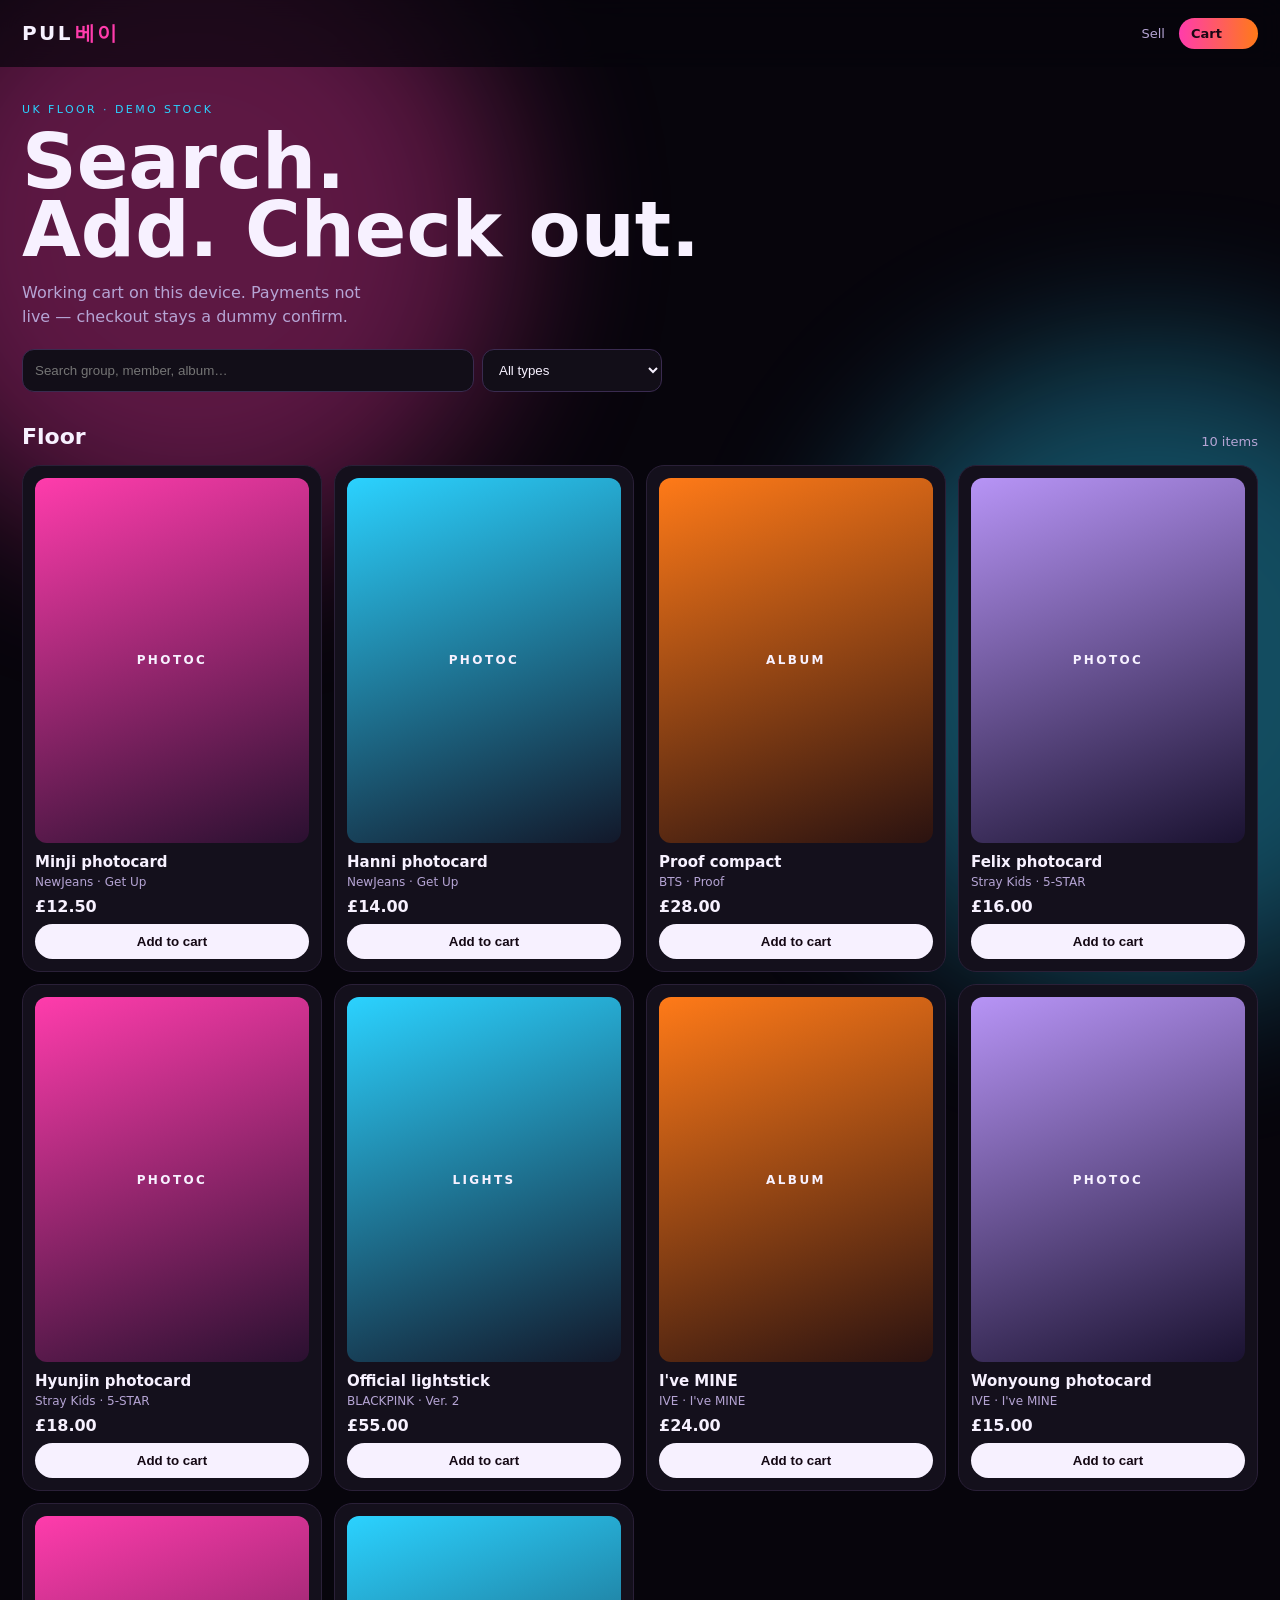
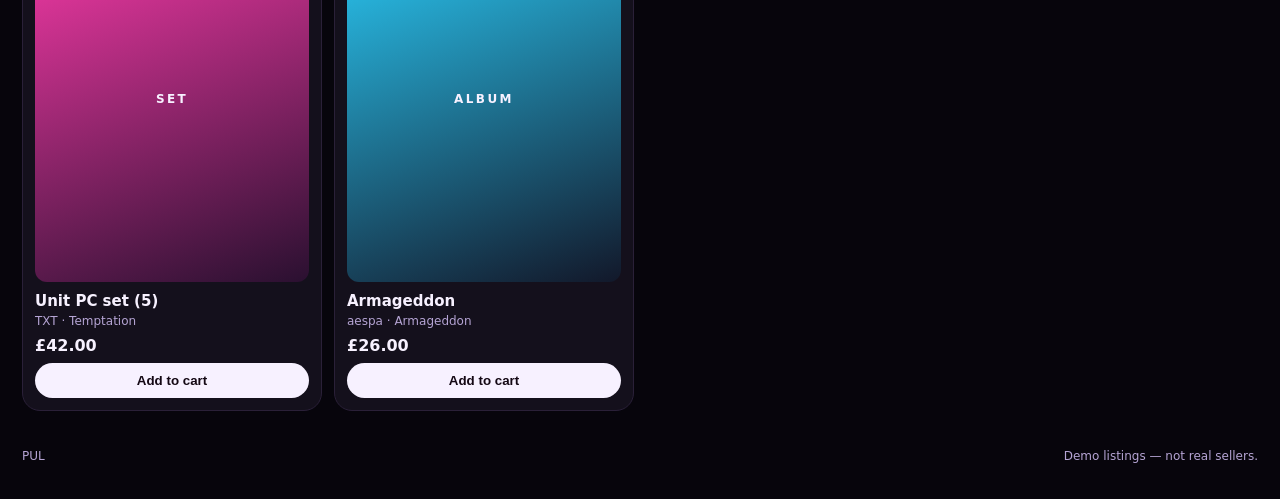
<file: index.html>
<!DOCTYPE html>
<html lang="en">
<head>
  <meta charset="UTF-8" />
  <meta name="viewport" content="width=device-width, initial-scale=1, viewport-fit=cover" />
  <title>PUL — marketplace</title>
  <link rel="stylesheet" href="styles.css" />
</head>
<body>
  <div class="glow g1"></div><div class="glow g2"></div>
  <header>
    <a class="logo" href="index.html">PUL<span>베이</span></a>
    <nav>
      <a href="sell.html">Sell</a>
      <a class="pill cart-link" href="cart.html">Cart <em data-cart-count hidden></em></a>
    </nav>
  </header>
  <section class="hero">
    <p class="kicker">UK floor · demo stock</p>
    <h1>Search.<br>Add. Check out.</h1>
    <p class="lead">Working cart on this device. Payments not live — checkout stays a dummy confirm.</p>
    <div class="searchbar">
      <input id="q" placeholder="Search group, member, album…" />
      <select id="type">
        <option value="">All types</option>
        <option>Photocard</option>
        <option>Album</option>
        <option>Lightstick</option>
        <option>Set</option>
      </select>
    </div>
  </section>
  <section id="feed">
    <div class="row"><h2>Floor</h2><p class="hint" id="count"></p></div>
    <div class="grid" id="grid"></div>
  </section>
  <footer><span>PUL</span><span>Demo listings — not real sellers.</span></footer>
  <script src="products.js"></script>
  <script>
    const grid = document.getElementById("grid");
    function paint() {
      const q = (document.getElementById("q").value || "").toLowerCase();
      const t = document.getElementById("type").value;
      const list = PRODUCTS.filter(p => {
        const blob = (p.name + " " + p.group + " " + p.era + " " + p.type).toLowerCase();
        return blob.includes(q) && (!t || p.type === t);
      });
      count.textContent = list.length + " items";
      grid.innerHTML = list.map((p, i) => `
        <article class="card">
          <div class="pc c${(i % 4) + 1}"><span>${p.type.slice(0,6).toUpperCase()}</span></div>
          <h3>${p.name}</h3>
          <p>${p.group} · ${p.era}</p>
          <b>£${p.price.toFixed(2)}</b>
          <button class="add" data-id="${p.id}">Add to cart</button>
        </article>`).join("") || "<p class='hint'>Nothing matches.</p>";
    }
    grid.addEventListener("click", e => {
      const id = e.target.dataset && e.target.dataset.id;
      if (!id) return;
      pulAdd(id);
      e.target.textContent = "Added";
      setTimeout(() => { e.target.textContent = "Add to cart"; }, 800);
    });
    q.oninput = paint;
    type.onchange = paint;
    paint();
  </script>
</body>
</html>
</file>
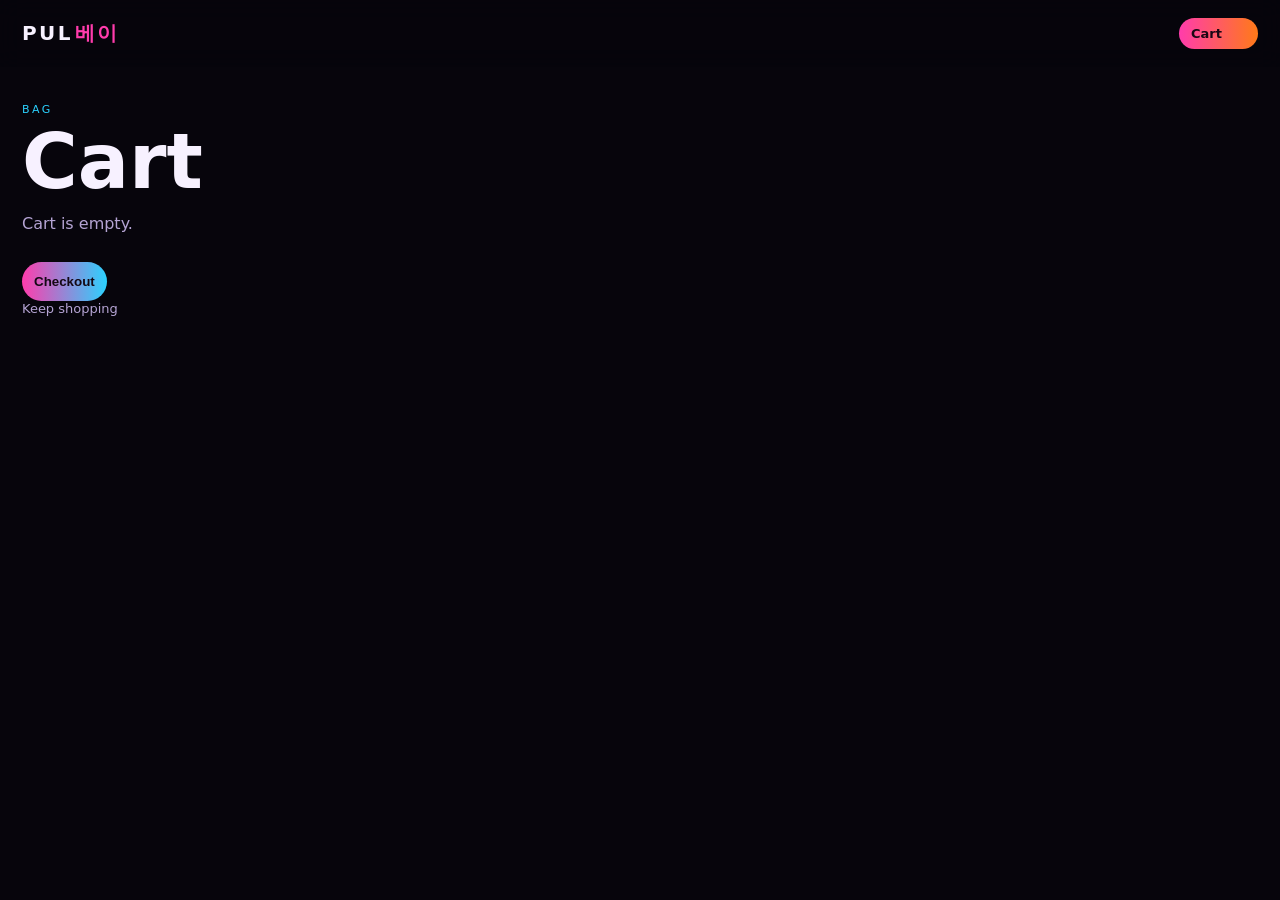
<file: cart.html>
<!DOCTYPE html>
<html lang="en">
<head>
  <meta charset="UTF-8" />
  <meta name="viewport" content="width=device-width, initial-scale=1" />
  <title>Cart — PUL</title>
  <link rel="stylesheet" href="styles.css" />
</head>
<body>
  <header>
    <a class="logo" href="index.html">PUL<span>베이</span></a>
    <nav><a class="pill cart-link" href="cart.html">Cart <em data-cart-count hidden></em></a></nav>
  </header>
  <main class="sheet wide">
    <p class="kicker">Bag</p>
    <h1>Cart</h1>
    <div id="lines"></div>
    <div class="total" id="tot"></div>
    <button type="button" id="go">Checkout</button>
    <p id="done" hidden>Order parked on this phone. No payment taken — next step is real checkout.</p>
    <p class="hint"><a href="index.html">Keep shopping</a></p>
  </main>
  <script src="products.js"></script>
  <script>
    function draw() {
      const items = pulCart();
      if (!items.length) {
        lines.innerHTML = "<p class='lead'>Cart is empty.</p>";
        tot.textContent = "";
        go.disabled = true;
        return;
      }
      go.disabled = false;
      lines.innerHTML = items.map(x => `
        <div class="line">
          <div><b>${x.name}</b><br><span class="hint">${x.group}</span></div>
          <div class="qty">
            <button data-act="minus" data-id="${x.id}">−</button>
            <span>${x.qty}</span>
            <button data-act="plus" data-id="${x.id}">+</button>
          </div>
          <b>£${(x.price * x.qty).toFixed(2)}</b>
        </div>`).join("");
      tot.textContent = "Total £" + pulTotal().toFixed(2);
    }
    lines.addEventListener("click", e => {
      const id = e.target.dataset.id;
      if (!id) return;
      const row = pulCart().find(x => x.id === id);
      if (!row) return;
      pulSetQty(id, e.target.dataset.act === "plus" ? row.qty + 1 : row.qty - 1);
      draw();
    });
    go.onclick = () => {
      if (!pulCart().length) return;
      localStorage.removeItem("pulCart");
      pulBadge();
      draw();
      done.hidden = false;
    };
    draw();
  </script>
</body>
</html>
</file>
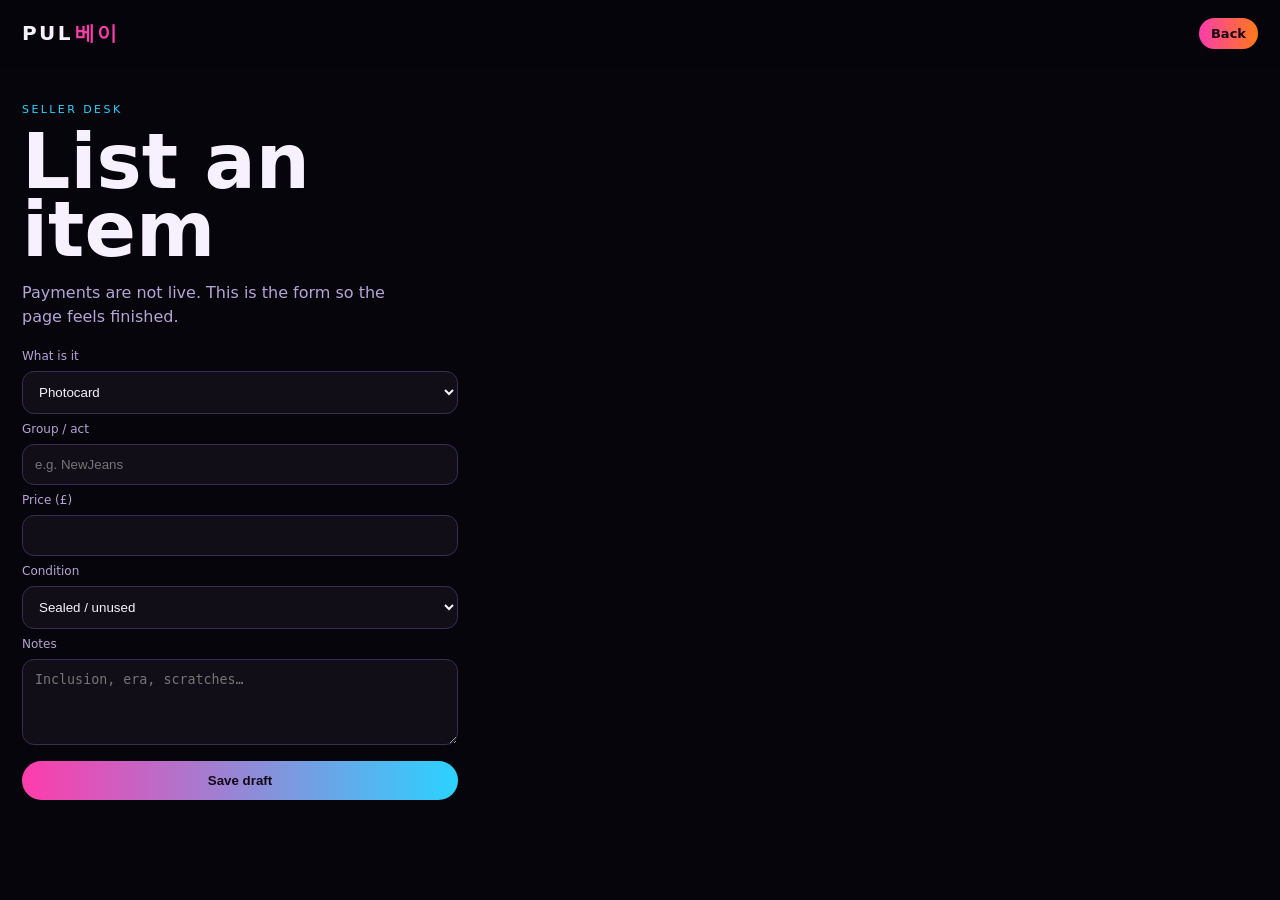
<file: sell.html>
<!DOCTYPE html>
<html lang="en">
<head>
  <meta charset="UTF-8" />
  <meta name="viewport" content="width=device-width, initial-scale=1" />
  <title>Sell — PUL</title>
  <link rel="stylesheet" href="styles.css" />
</head>
<body>
  <header>
    <a class="logo" href="index.html">PUL<span>베이</span></a>
    <nav><a class="pill" href="index.html">Back</a></nav>
  </header>
  <main class="sheet">
    <p class="kicker">Seller desk</p>
    <h1>List an item</h1>
    <p class="lead">Payments are not live. This is the form so the page feels finished.</p>
    <form onsubmit="event.preventDefault(); ok.hidden=false;">
      <label>What is it</label>
      <select>
        <option>Photocard</option>
        <option>Album</option>
        <option>Lightstick</option>
        <option>Other merch</option>
      </select>
      <label>Group / act</label>
      <input placeholder="e.g. NewJeans" />
      <label>Price (£)</label>
      <input type="number" min="1" step="0.01" />
      <label>Condition</label>
      <select>
        <option>Sealed / unused</option>
        <option>Used — good</option>
        <option>Used — worn</option>
      </select>
      <label>Notes</label>
      <textarea rows="4" placeholder="Inclusion, era, scratches…"></textarea>
      <button type="submit">Save draft</button>
      <p id="ok" hidden>Draft only. Live listings need payments + login next.</p>
    </form>
  </main>
</body>
</html>
</file>
<file: styles.css>
:root {
  --bg: #07050c;
  --ink: #f7f1ff;
  --muted: #b5a4d4;
  --pink: #ff3cac;
  --blue: #2bd2ff;
  --card: #14101c;
}
* { box-sizing: border-box; margin: 0; padding: 0; }
html { background: var(--bg); }
body {
  font-family: ui-sans-serif, system-ui, sans-serif;
  color: var(--ink);
  background: var(--bg);
  min-height: 100dvh;
  overflow-x: hidden;
}
a { color: inherit; text-decoration: none; }
.glow {
  position: fixed; width: 50vw; height: 50vw; border-radius: 50%;
  filter: blur(80px); opacity: .35; pointer-events: none; z-index: 0;
}
.g1 { background: #ff3cac; top: -10%; left: -10%; }
.g2 { background: #2bd2ff; bottom: -10%; right: -15%; }
header, section, footer, main { position: relative; z-index: 1; }
header {
  display: flex; justify-content: space-between; align-items: center;
  padding: 18px 22px; position: sticky; top: 0;
  background: rgba(7,5,12,.7); backdrop-filter: blur(12px);
}
.logo { font-weight: 800; letter-spacing: .12em; font-size: 20px; }
.logo span { color: var(--pink); font-weight: 700; margin-left: 2px; }
nav { display: flex; gap: 14px; align-items: center; font-size: 13px; color: var(--muted); }
.pill {
  background: linear-gradient(90deg, var(--pink), #ff7a18);
  color: #1a0714; padding: 8px 12px; border-radius: 999px; font-weight: 700;
}
.cart-link em {
  display: inline-block; min-width: 1.2em; margin-left: 4px;
  background: #140814; color: #fff; border-radius: 99px; padding: 0 6px; font-style: normal;
}
.hero { padding: 36px 22px 12px; }
.kicker { letter-spacing: .22em; text-transform: uppercase; font-size: 11px; color: var(--blue); }
h1 { font-size: clamp(36px, 11vw, 76px); line-height: .9; margin: 12px 0 16px; font-weight: 800; }
.lead { color: var(--muted); max-width: 36ch; line-height: 1.5; }
.searchbar { display: grid; gap: 8px; margin-top: 20px; max-width: 640px; }
@media (min-width: 700px) { .searchbar { grid-template-columns: 1fr 180px; } }
#feed, .how { padding: 20px 22px 10px; }
.row { display: flex; justify-content: space-between; gap: 12px; align-items: end; }
h2 { font-size: 22px; }
.hint { color: var(--muted); font-size: 13px; }
.grid { display: grid; gap: 12px; margin-top: 16px; grid-template-columns: 1fr 1fr; }
@media (min-width: 800px) { .grid { grid-template-columns: repeat(4, 1fr); } }
.card { background: var(--card); border: 1px solid #2a2038; border-radius: 18px; padding: 12px; }
.pc {
  aspect-ratio: 3/4; border-radius: 12px; margin-bottom: 10px;
  display: grid; place-items: center; font-weight: 800; letter-spacing: .2em; font-size: 12px;
}
.c1 { background: linear-gradient(160deg, #ff3cac, #2a1030); }
.c2 { background: linear-gradient(160deg, #2bd2ff, #12182a); }
.c3 { background: linear-gradient(160deg, #ff7a18, #2a1210); }
.c4 { background: linear-gradient(160deg, #b794f6, #1a1230); }
.card h3 { font-size: 15px; }
.card p { color: var(--muted); font-size: 12px; margin: 4px 0 8px; }
.add {
  width: 100%; margin-top: 8px; border: 0; border-radius: 999px; padding: 10px;
  background: var(--ink); color: #140814; font-weight: 800;
}
footer {
  padding: 28px 22px 36px; color: var(--muted); font-size: 12px;
  display: flex; justify-content: space-between; gap: 10px; flex-wrap: wrap;
}
.sheet { padding: 36px 22px 60px; max-width: 480px; }
.sheet.wide { max-width: 640px; }
form { display: grid; gap: 8px; margin-top: 20px; }
label { font-size: 12px; color: var(--muted); }
input, select, textarea {
  background: #120e18; border: 1px solid #3a2b50; color: var(--ink);
  border-radius: 12px; padding: 12px; font: 16px inherit; width: 100%;
}
button {
  margin-top: 8px; border: 0; border-radius: 999px; padding: 12px;
  background: linear-gradient(90deg, var(--pink), var(--blue));
  color: #140814; font-weight: 800;
}
.line {
  display: grid; grid-template-columns: 1fr auto auto; gap: 12px; align-items: center;
  border-bottom: 1px solid #2a2038; padding: 14px 0;
}
.qty { display: flex; gap: 8px; align-items: center; }
.qty button {
  margin: 0; width: 32px; height: 32px; padding: 0; border-radius: 10px;
  background: #120e18; color: var(--ink); border: 1px solid #3a2b50;
}
.total { font-size: 22px; font-weight: 800; margin: 18px 0 8px; }
</file>
